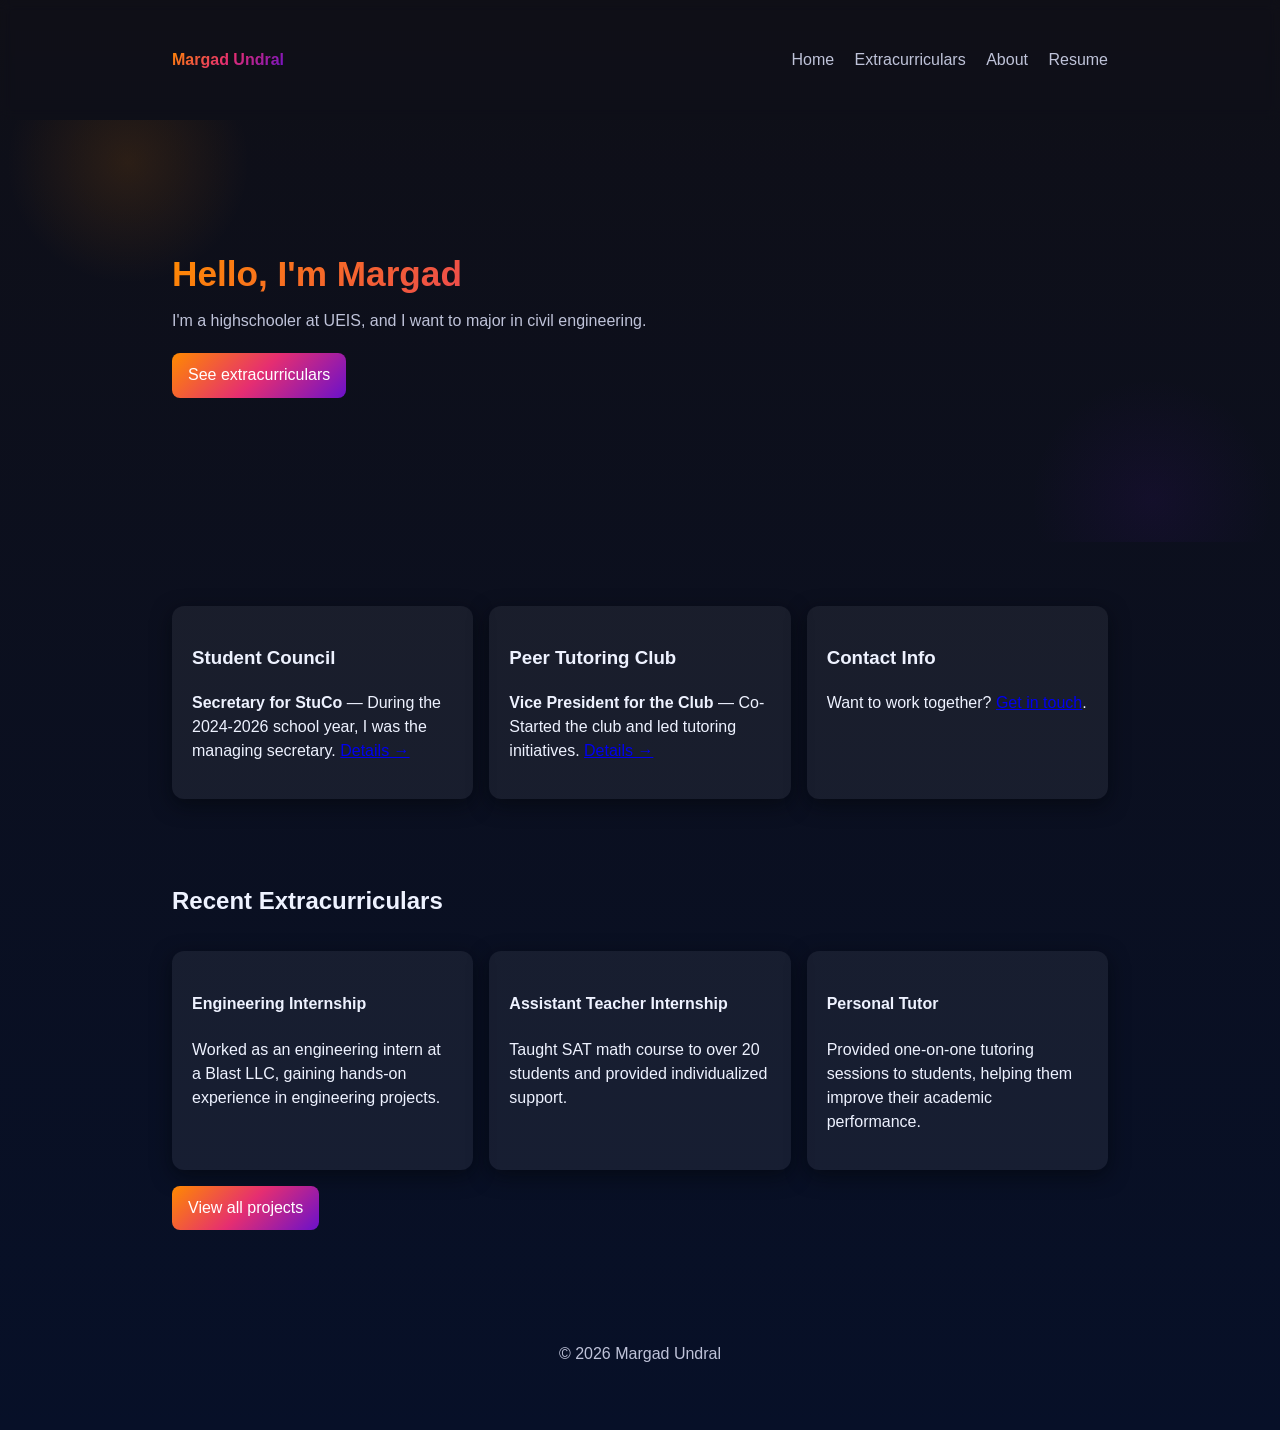
<file: index.html>
<!doctype html>
<html lang="en">
<head>
	<meta charset="utf-8" />
	<meta name="viewport" content="width=device-width,initial-scale=1" />
	<title>Margad Undral — Portfolio</title>
	<link rel="stylesheet" href="assets/css/style.css" />
</head>
<body>
	<header class="site-header">
		<div class="container nav-row">
			<a class="brand" href="index.html">Margad Undral</a>
			<button id="navToggle" class="nav-toggle">☰</button>
			<nav id="mainNav" class="nav">
				<a href="index.html">Home</a>
				<a href="projects.html">Extracurriculars</a>
				<a href="about.html">About</a>
				<a href="resume.html">Resume</a>
			</nav>
		</div>
	</header>

	<main>
		<section class="hero">
			<div class="container">
				<h1 class="hero-title">Hello, I'm Margad</h1>
				<p class="hero-sub">I'm a highschooler at UEIS, and I want to major in civil engineering.</p>
				<p class="hero-cta"><a class="btn" href="projects.html">See extracurriculars</a></p>
			</div>
		</section>

		<section class="features container">
			<article class="card">
				<h3>Student Council</h3>
				<p><strong>Secretary for StuCo</strong> — During the 2024-2026 school year, I was the managing secretary. <a href="projects.html#alpha">Details →</a></p>
			</article>
			<article class="card">
				<h3>Peer Tutoring Club</h3>
				<p><strong>Vice President for the Club</strong> — Co-Started the club and led tutoring initiatives. <a href="projects.html#beta">Details →</a></p>
			</article>
			<article class="card">
				<h3>Contact Info</h3>
				<p>Want to work together? <a href="about.html#contact">Get in touch</a>.</p>
			</article>
		</section>

		<section class="projects-preview container">
			<h2>Recent Extracurriculars</h2>
			<div class="features">
				<article class="card">
					<h4>Engineering Internship</h4>
					<p>Worked as an engineering intern at a Blast LLC, gaining hands-on experience in engineering projects.</p>
				</article>
				<article class="card">
					<h4>Assistant Teacher Internship</h4>
					<p>Taught SAT math course to over 20 students and provided individualized support.</p>
				</article>
				<article class="card">
					<h4>Personal Tutor</h4>
					<p>Provided one-on-one tutoring sessions to students, helping them improve their academic performance.</p>
				</article>
			</div>
			<p style="margin-top:1rem"><a class="btn" href="projects.html">View all projects</a></p>
		</section>
	</main>

	<footer class="site-footer">
		<div class="container">© <span id="year"></span> Margad Undral</div>
	</footer>

	<script src="assets/js/main.js"></script>
</body>
</html>
</file>
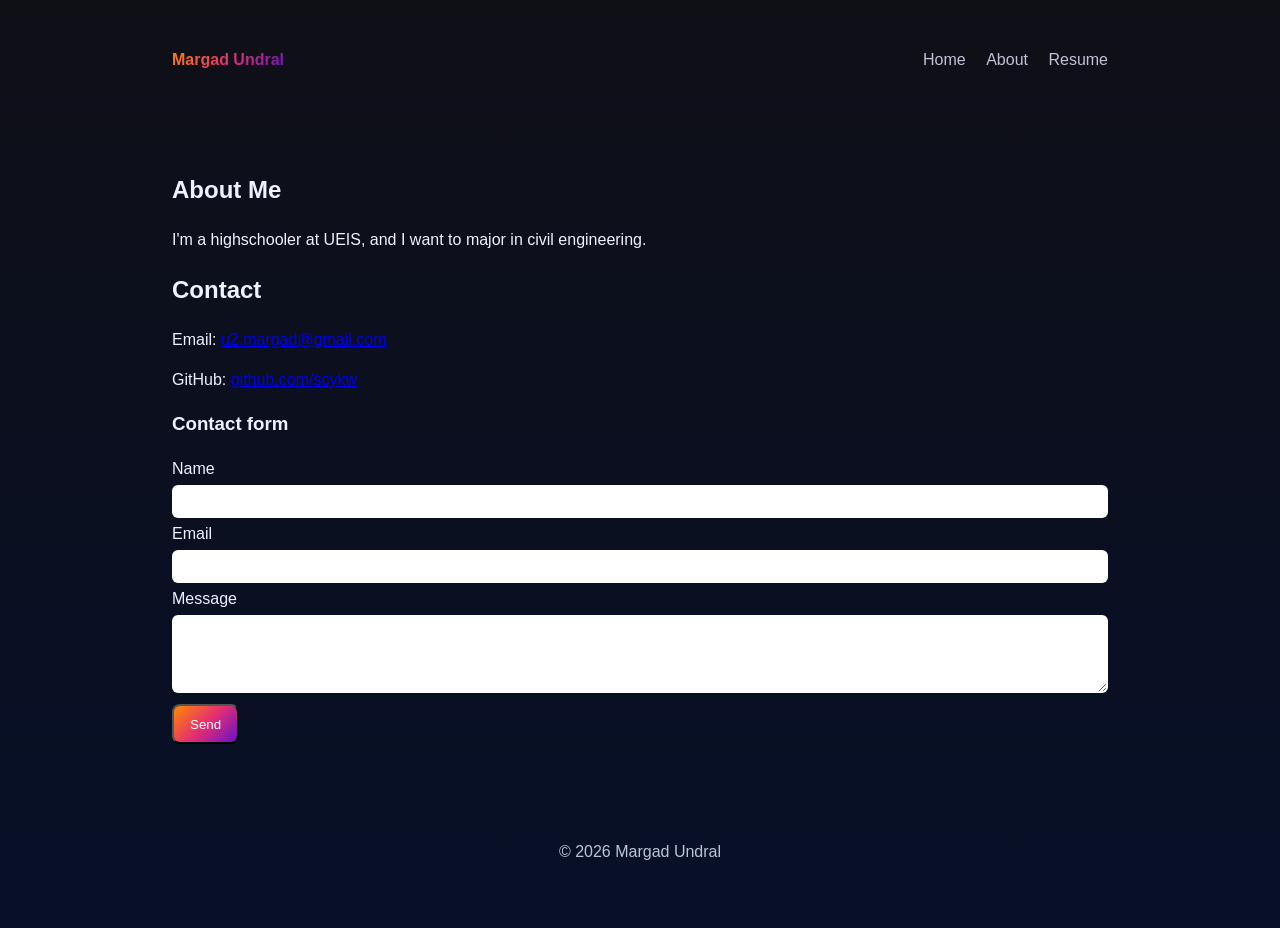
<file: about.html>
<!doctype html>
<html lang="en">
<head>
  <meta charset="utf-8" />
  <meta name="viewport" content="width=device-width,initial-scale=1" />
  <title>About — Margad Undral</title>
  <link rel="stylesheet" href="assets/css/style.css" />
</head>
<body>
  <header class="site-header">
    <div class="container nav-row">
      <a class="brand" href="index.html">Margad Undral</a>
      <button id="navToggle" class="nav-toggle">☰</button>
      <nav id="mainNav" class="nav">
        <a href="index.html">Home</a>
        <a href="about.html">About</a>
        <a href="resume.html">Resume</a>
      </nav>
    </div>
  </header>

  <main class="container">
    <section class="about">
      <h1>About Me</h1>
      <p>I'm a highschooler at UEIS, and I want to major in civil engineering.</p>

      <h2 id="contact">Contact</h2>
        <p>Email: <a href="mailto:u2.margad@gmail.com">u2.margad@gmail.com</a></p>
        <p>GitHub: <a href="https://github.com/scykw">github.com/scykw</a></p>

        <h3>Contact form</h3>
        <form action="https://formspree.io/f/your-form-id" method="POST">
          <label for="name">Name</label><br>
          <input id="name" name="name" required style="width:100%;padding:.5rem;margin:.25rem 0;border-radius:6px;border:1px solid rgba(255,255,255,0.08)">
          <label for="email">Email</label><br>
          <input id="email" name="email" type="email" required style="width:100%;padding:.5rem;margin:.25rem 0;border-radius:6px;border:1px solid rgba(255,255,255,0.08)">
          <label for="message">Message</label><br>
          <textarea id="message" name="message" rows="4" required style="width:100%;padding:.5rem;margin:.25rem 0;border-radius:6px;border:1px solid rgba(255,255,255,0.08)"></textarea>
          <button type="submit" class="btn">Send</button>
        </form>
    </section>
  </main>

  <footer class="site-footer">
    <div class="container">© <span id="year-2"></span> Margad Undral</div>
  </footer>

  <script src="assets/js/main.js"></script>
</body>
</html>
</file>
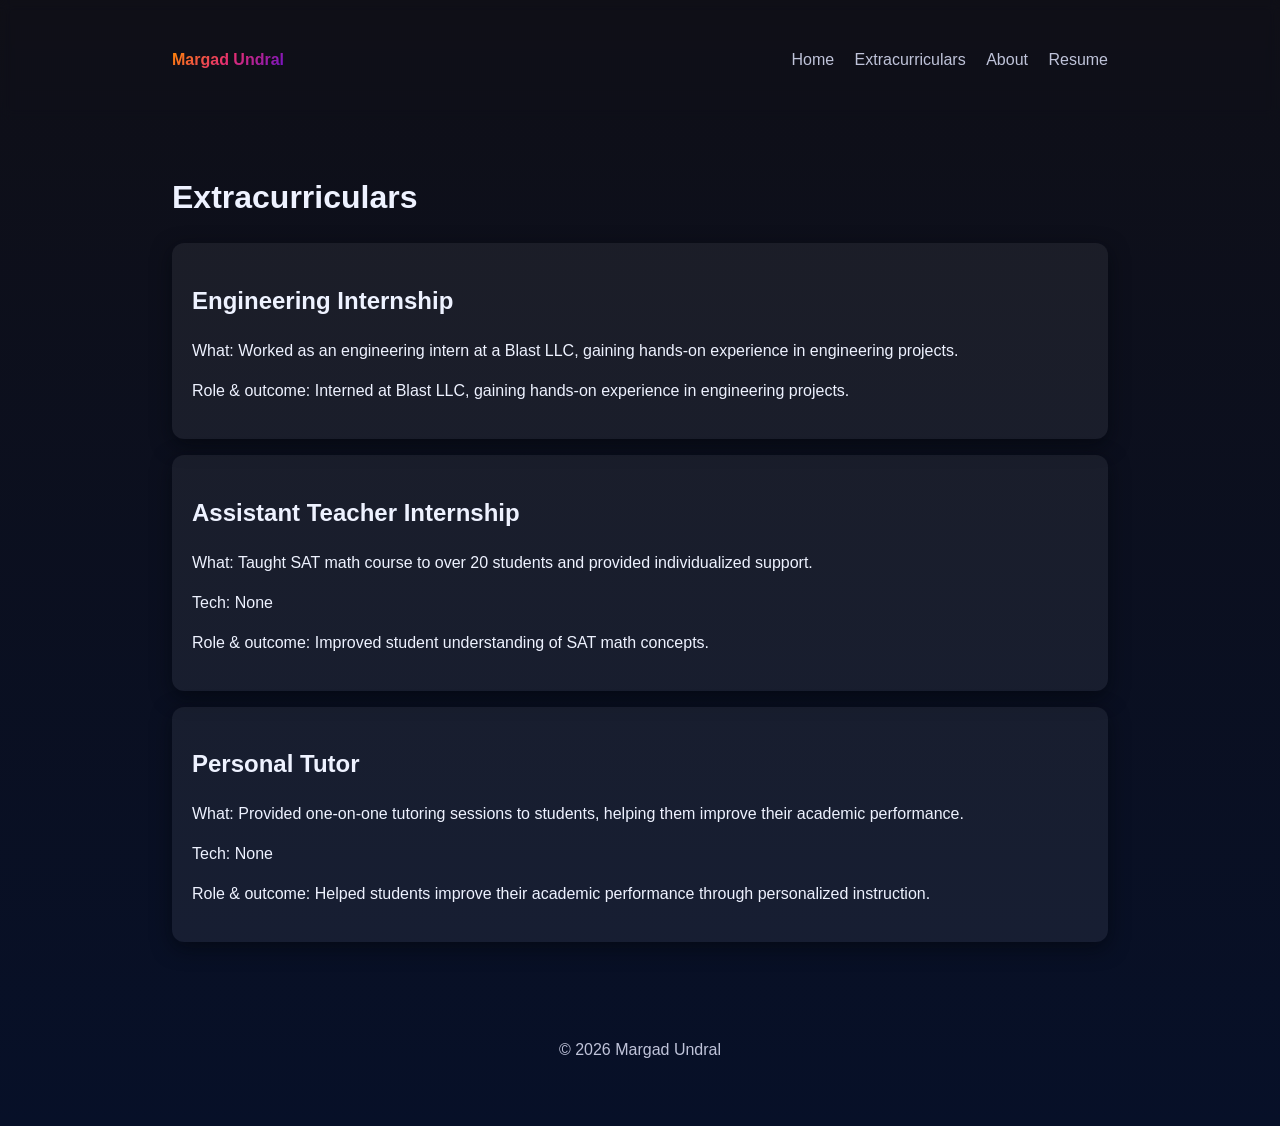
<file: projects.html>
<!doctype html>
<html lang="en">
<head>
  <meta charset="utf-8" />
  <meta name="viewport" content="width=device-width,initial-scale=1" />
  <title>Projects — Your Name</title>
  <link rel="stylesheet" href="assets/css/style.css" />
</head>
<body>
  <header class="site-header">
    <div class="container nav-row">
      <a class="brand" href="index.html">Margad Undral</a>
      <button id="navToggle" class="nav-toggle">☰</button>
      <nav id="mainNav" class="nav">
        <a href="index.html">Home</a>
        <a href="projects.html">Extracurriculars</a>
        <a href="about.html">About</a>
        <a href="resume.html">Resume</a>
      </nav>
    </div>
  </header>

  <main class="container">
    <h1>Extracurriculars</h1>

    <section id="alpha" class="card">
      <h2>Engineering Internship</h2>
      <p>What: Worked as an engineering intern at a Blast LLC, gaining hands-on experience in engineering projects.</p>
      <p>Role & outcome: Interned at Blast LLC, gaining hands-on experience in engineering projects.</p>
    </section>

    <section id="beta" class="card" style="margin-top:1rem">
      <h2>Assistant Teacher Internship</h2>
      <p>What: Taught SAT math course to over 20 students and provided individualized support.</p>
      <p>Tech: None</p>
      <p>Role & outcome: Improved student understanding of SAT math concepts.</p>
    </section>

    <section id="gamma" class="card" style="margin-top:1rem">
      <h2>Personal Tutor</h2>
      <p>What: Provided one-on-one tutoring sessions to students, helping them improve their academic performance.</p>
      <p>Tech: None</p>
      <p>Role & outcome: Helped students improve their academic performance through personalized instruction.</p>
    </section>
  </main>

  <footer class="site-footer">
    <div class="container">© <span id="year-2"></span> Margad Undral</div>
  </footer>

  <script src="assets/js/main.js"></script>
</body>
</html>
</file>
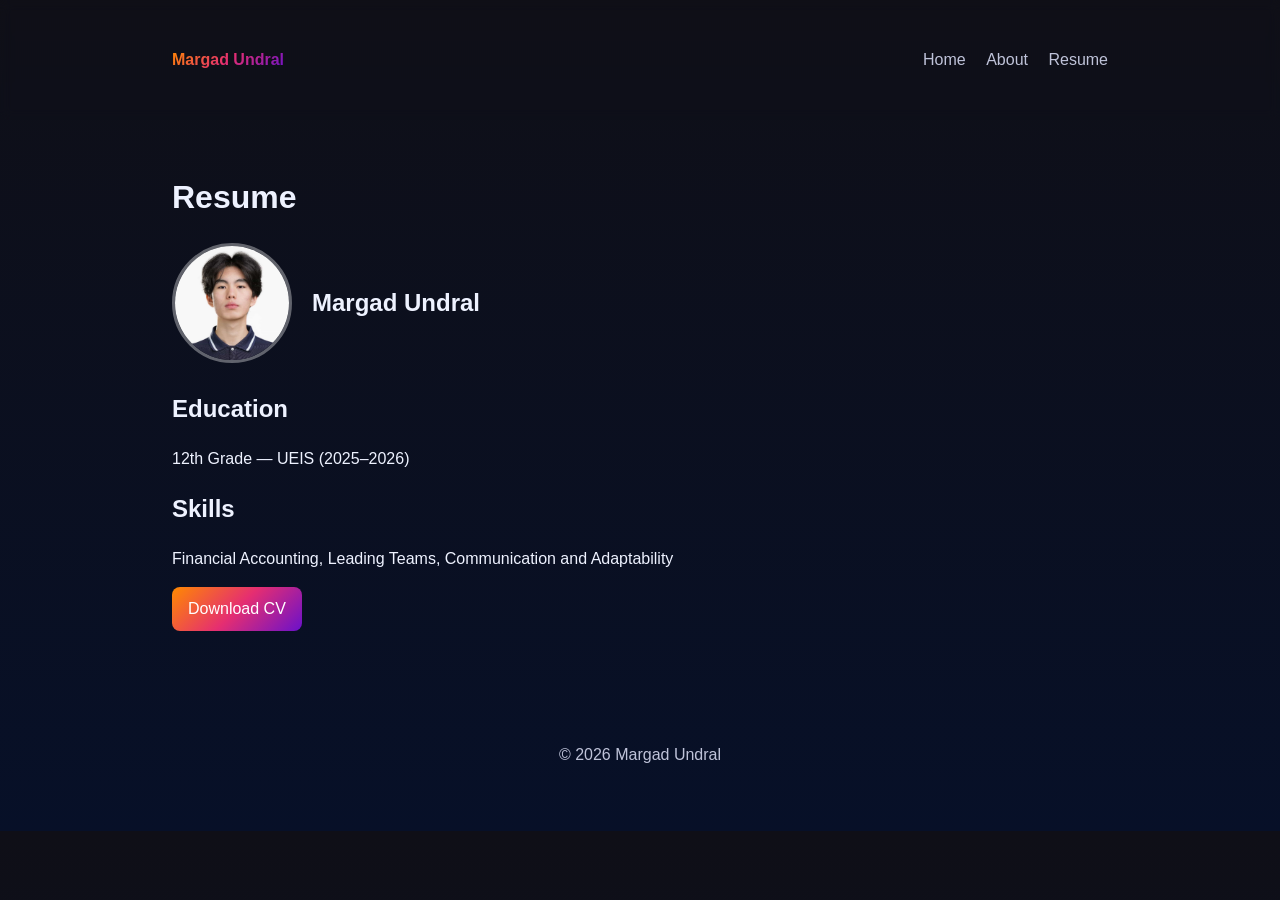
<file: resume.html>
<!doctype html>
<html lang="en">
<head>
  <meta charset="utf-8" />
  <meta name="viewport" content="width=device-width,initial-scale=1" />
  <title>Resume — Your Name</title>
  <link rel="stylesheet" href="assets/css/style.css" />
</head>
<body>
  <header class="site-header">
    <div class="container nav-row">
      <a class="brand" href="index.html">Margad Undral</a>
      <button id="navToggle" class="nav-toggle">☰</button>
      <nav id="mainNav" class="nav">
        <a href="index.html">Home</a>
        <a href="about.html">About</a>
        <a href="resume.html">Resume</a>
      </nav>
    </div>
  </header>

  <main class="container resume">
    <h1>Resume</h1>

    <div class="resume-header">
      <img class="profile-pic" src="assets/images/profile.jpg" alt="Profile photo of Margad Undral" width="120" height="120" />
      <div>
        <h2>Margad Undral</h2>
      </div>
    </div>

    <section>
      <h2>Education</h2>
      <p>12th Grade — UEIS (2025–2026)</p>
    </section>
    <section>
      <h2>Skills</h2>
      <p>Financial Accounting, Leading Teams, Communication and Adaptability</p>
    </section>
    <p><a class="btn" href="assets/Margad UNDRAL CV.pdf" target ="_blank">Download CV</a></p>
  </main>

  <footer class="site-footer">
    <div class="container">© <span id="year-3"></span> Margad Undral</div>
  </footer>

  <script src="assets/js/main.js"></script>
</body>
</html>
</file>
<file: assets/css/style.css>
:root{
  --bg: #0f0f17;
  --card: linear-gradient(135deg,#ff8a00 0%,#e52e71 50%,#6a11cb 100%);
  --muted: #bfc3d9;
  --accent: #ff8a00;
  --glass: rgba(255,255,255,0.06);
}
*{box-sizing:border-box}
body{margin:0;font-family:Segoe UI,Roboto,Arial,Helvetica,sans-serif;background:linear-gradient(180deg,#0f0f17 0%,#071028 100%);color:#eef2ff;line-height:1.5}
.container{max-width:1000px;margin:0 auto;padding:2rem}
.nav-row{display:flex;align-items:center;justify-content:space-between}
.brand{font-weight:700;color:transparent;background-clip:text;-webkit-background-clip:text;background-image:var(--card);text-decoration:none}
.nav a{color:var(--muted);text-decoration:none;margin-left:1rem}
.nav-toggle{display:none;background:none;border:0;color:var(--muted);font-size:1.4rem}
.hero{padding:6rem 0;background:radial-gradient(circle at 10% 10%, rgba(255,138,0,0.12), transparent 10%), radial-gradient(circle at 90% 90%, rgba(106,17,203,0.08), transparent 10%)}
.hero-title{font-size:2.2rem;margin:0 0 .5rem;background-image:var(--card);-webkit-background-clip:text;background-clip:text;color:transparent}
.hero-sub{color:var(--muted);margin:0 0 1.25rem}
.btn{display:inline-block;padding:.65rem 1rem;border-radius:8px;background:var(--card);color:#fff;text-decoration:none}
.features{display:grid;grid-template-columns:repeat(auto-fit,minmax(220px,1fr));gap:1rem;margin-top:2rem}
.card{background:var(--glass);padding:1.25rem;border-radius:12px;box-shadow:0 6px 20px rgba(4,6,12,0.6)}
.site-header{backdrop-filter:blur(6px);padding:1rem 0}
.site-footer{padding:2rem 0;text-align:center;color:var(--muted)}
.progress-list{list-style:none;padding:0;margin:0}
.progress-list li{padding:.6rem .75rem;border-radius:6px;margin:.5rem 0;background:rgba(255,255,255,0.03)}
.done{border-left:4px solid #34d399}
.in-progress{border-left:4px solid #f59e0b}
.todo{border-left:4px solid #94a3b8}

/* Resume page profile picture */
.resume-header{display:flex;align-items:center;gap:1.25rem;margin-bottom:1.75rem}
.profile-pic{width:120px;height:120px;object-fit:cover;border-radius:999px;border:3px solid rgba(255,255,255,0.35)}

@media(max-width:720px){
  .nav{display:none;flex-direction:column;margin-top:.75rem}
  .nav-toggle{display:inline-block}
  .nav.open{display:flex}
  .hero{padding:4rem 0}
}
</file>
